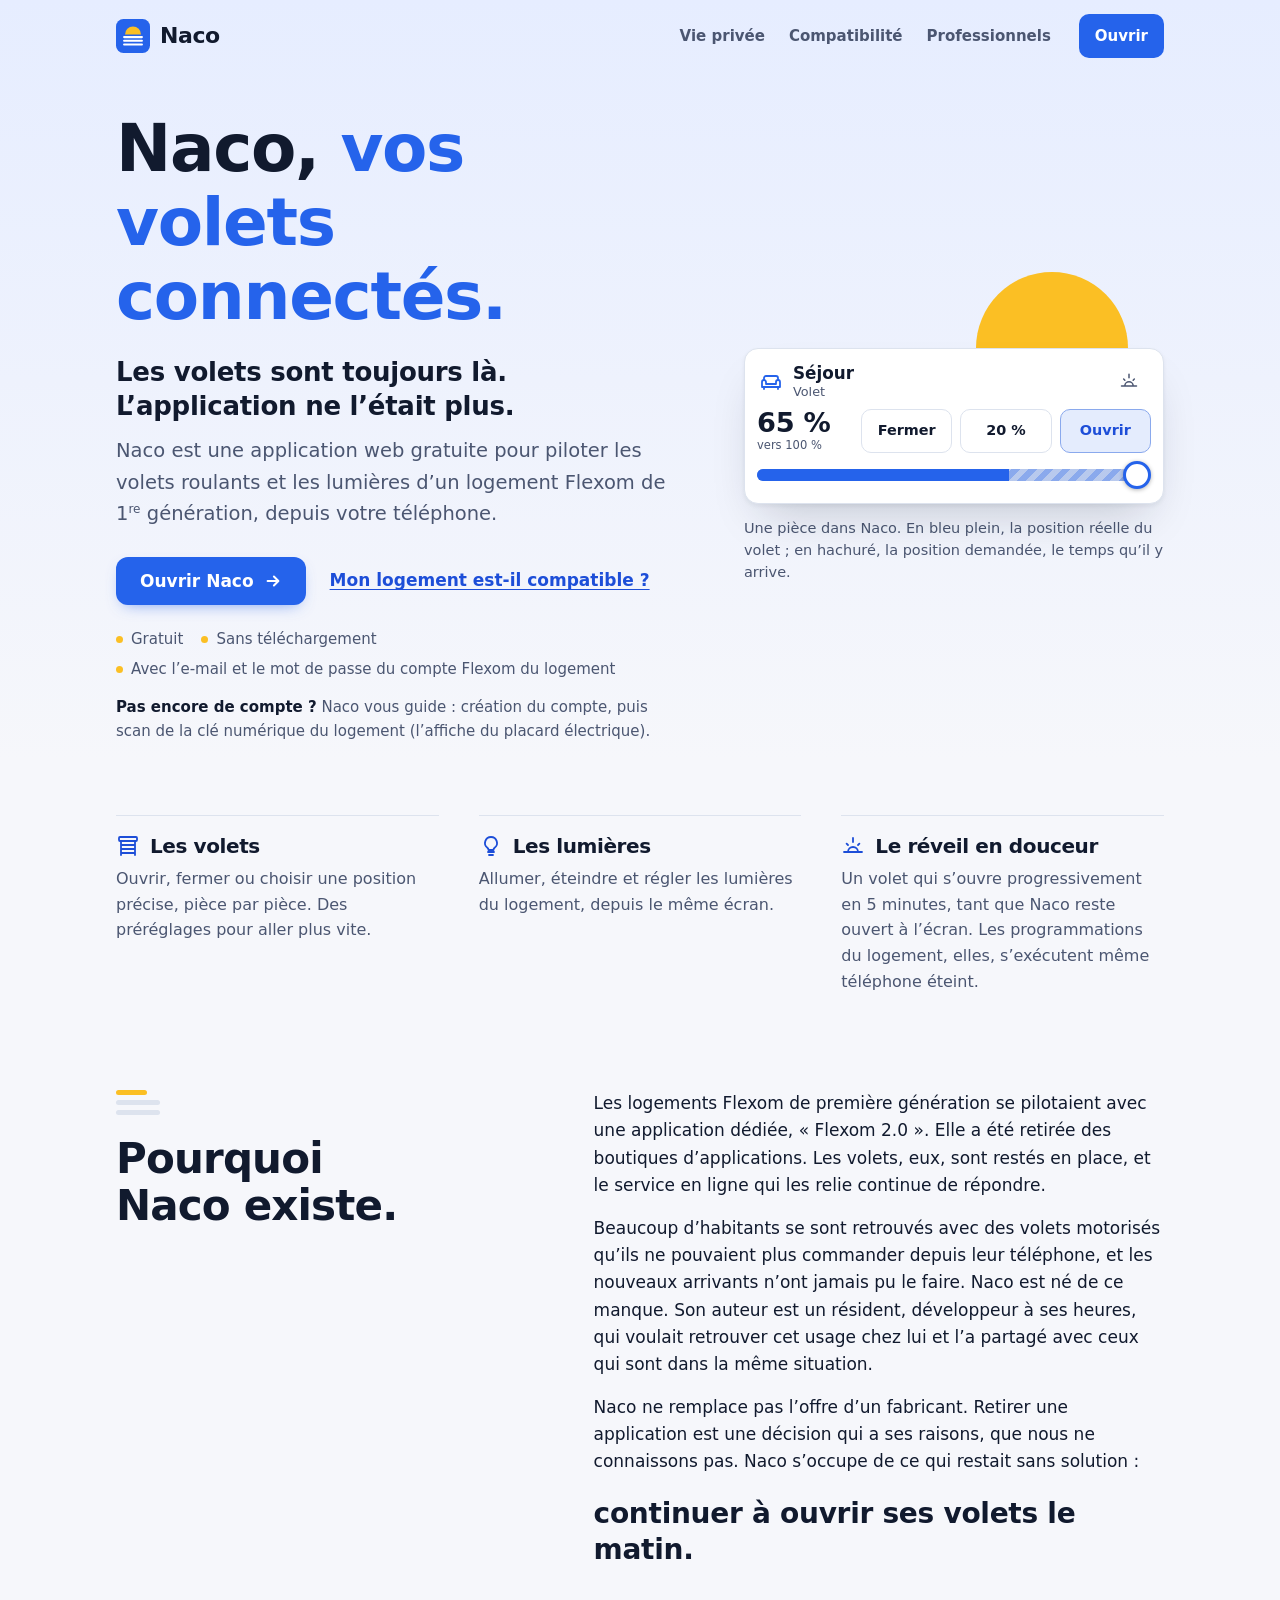
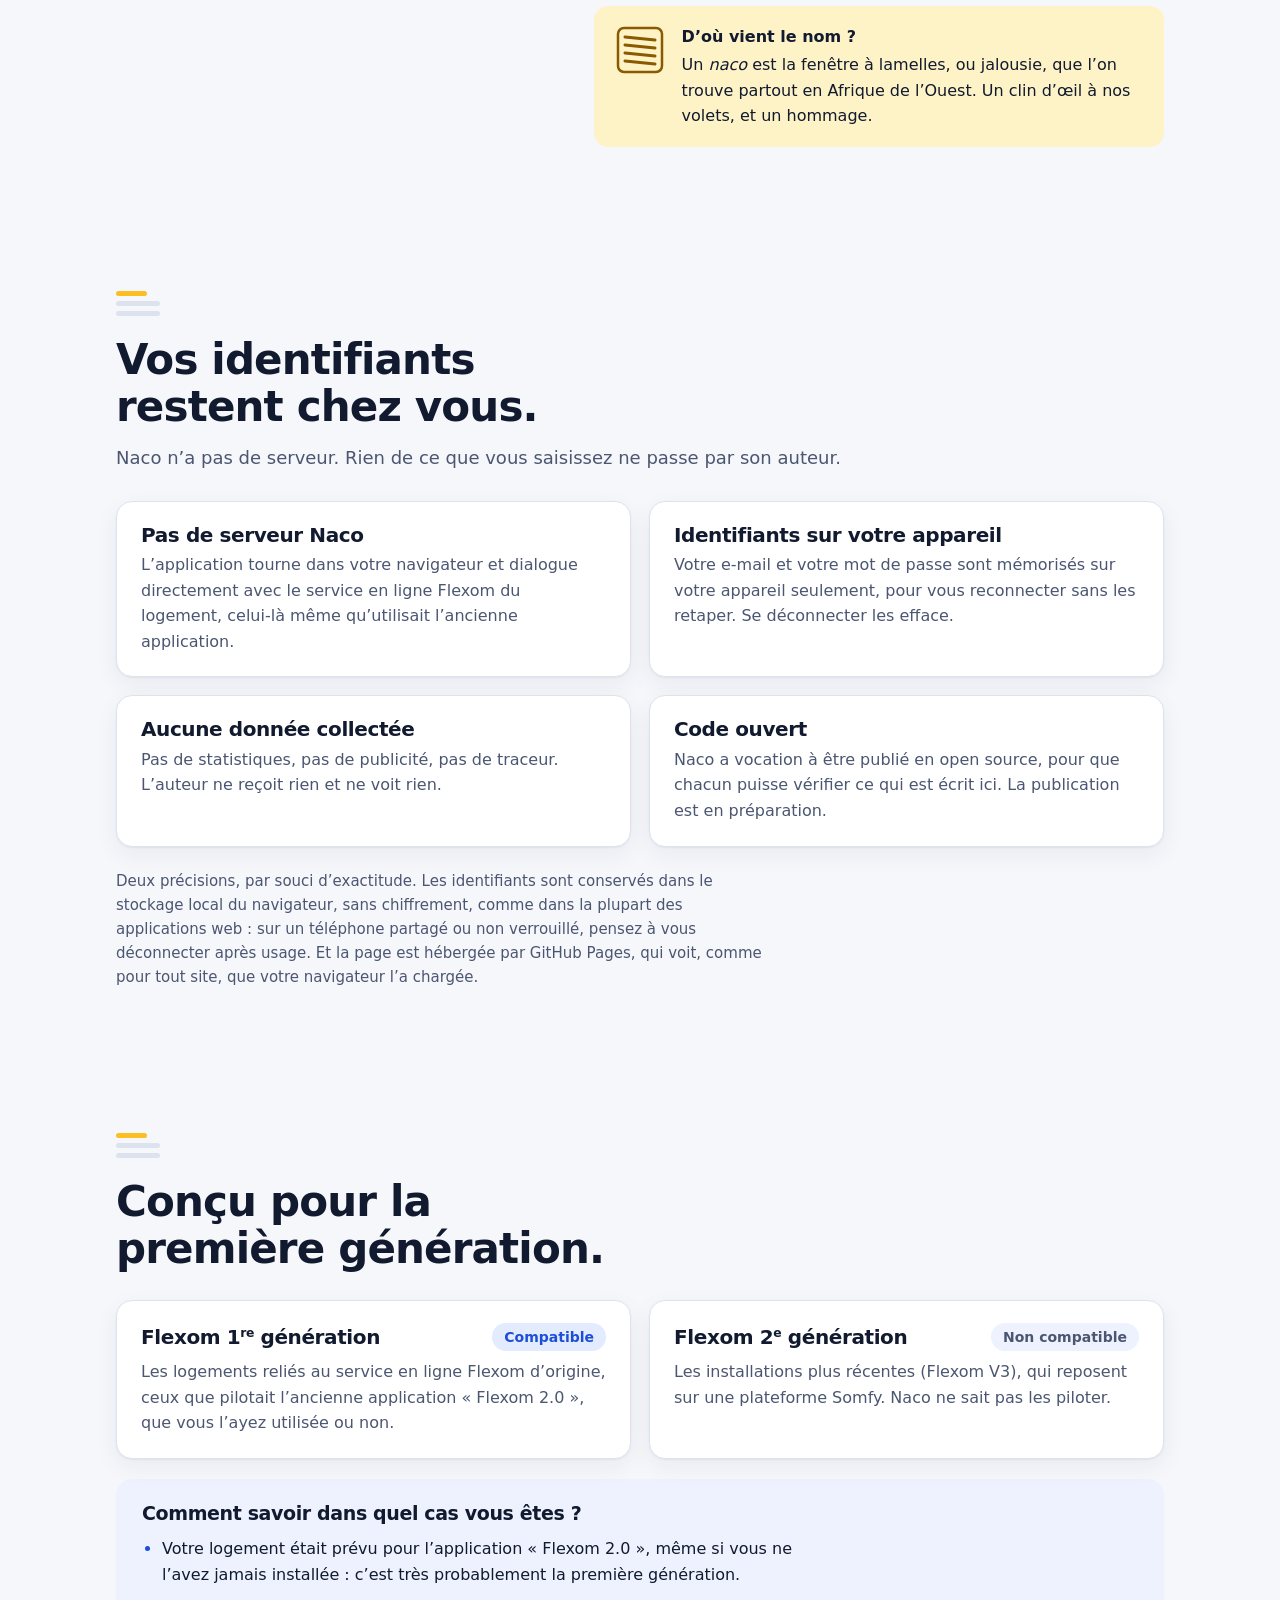
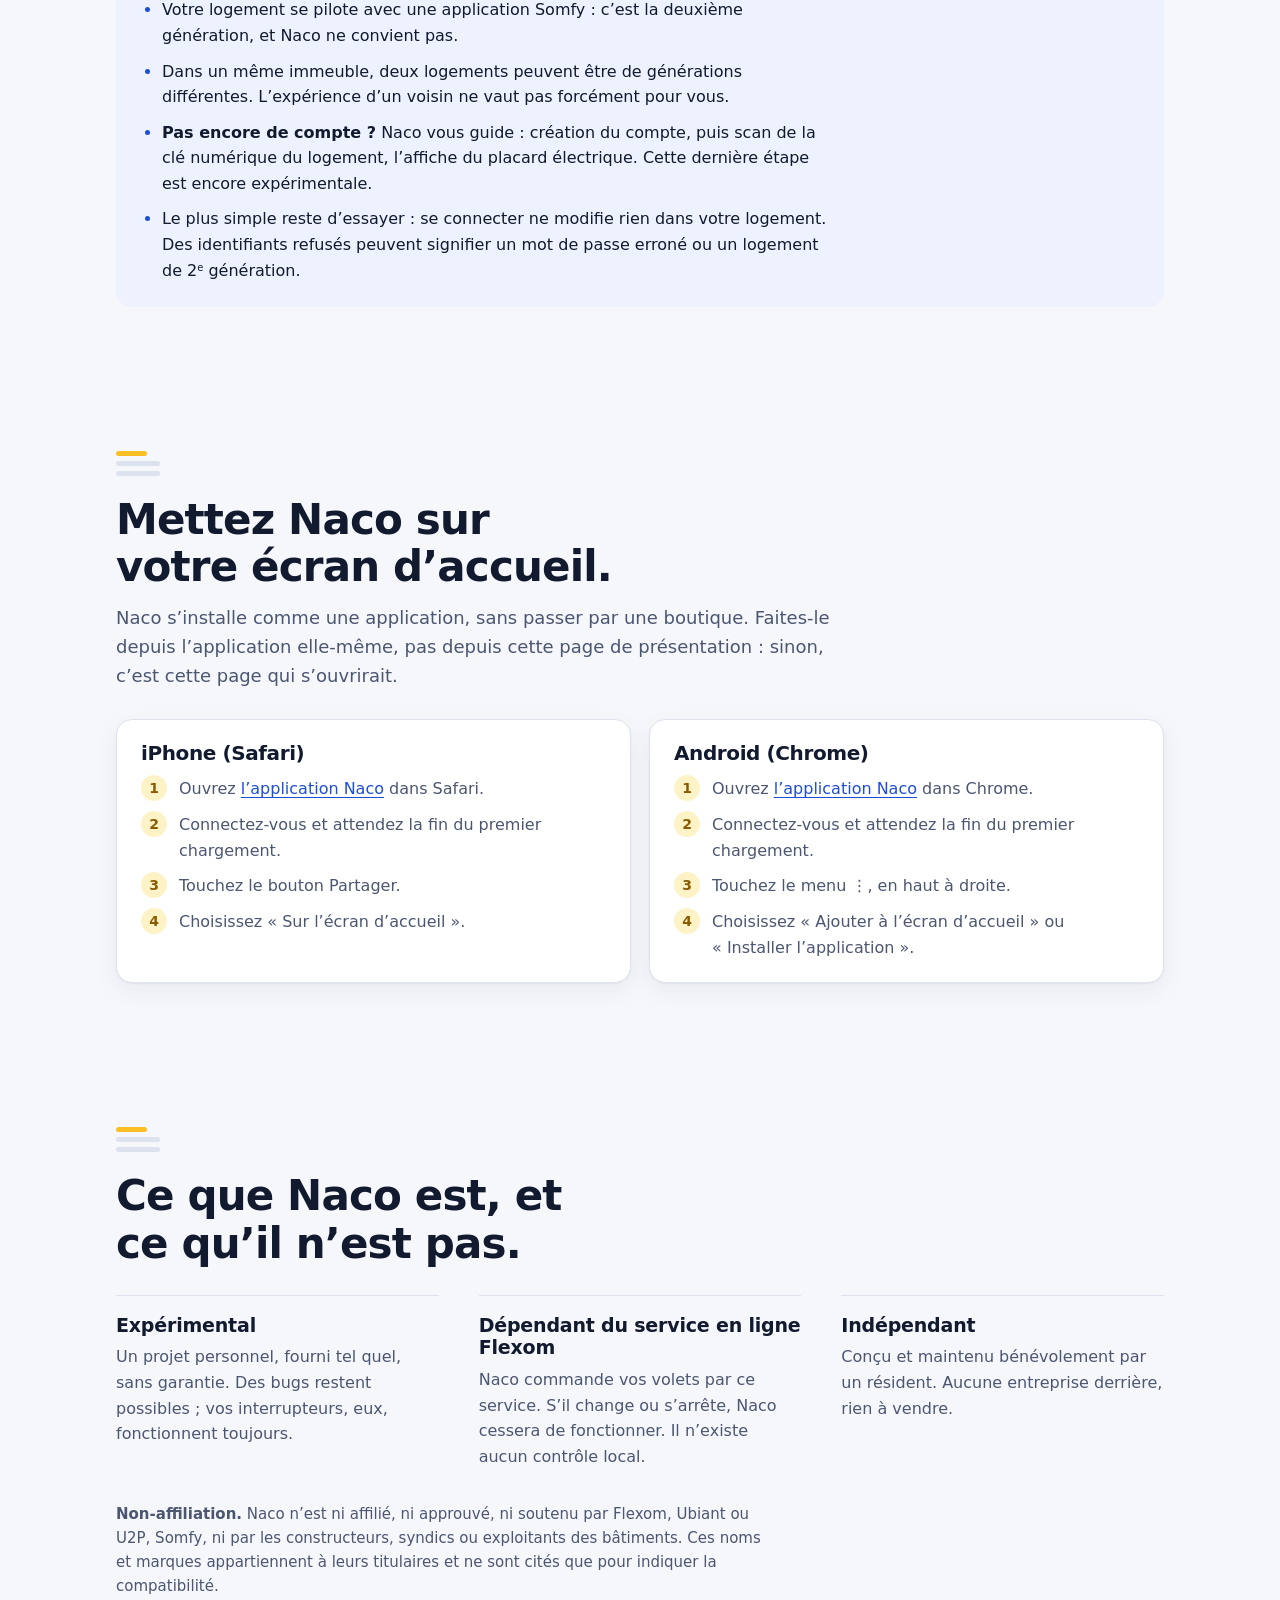
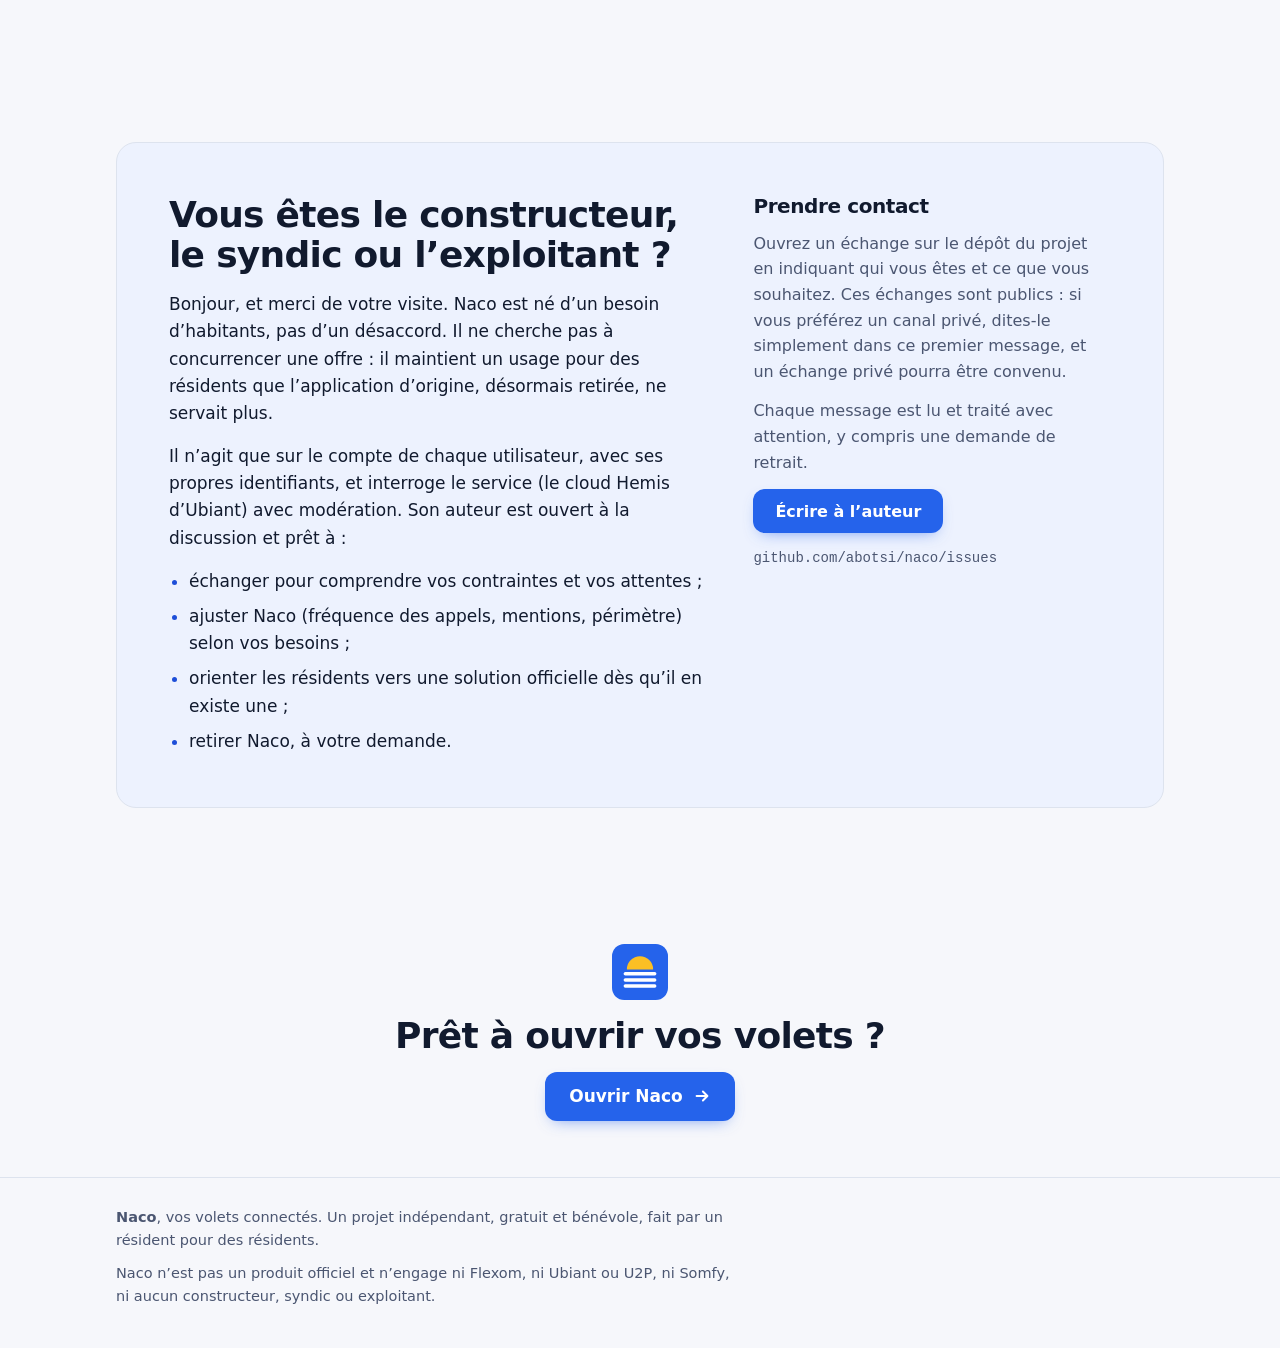
<file: presentation/index.html>
<!doctype html>
<html lang="fr">
<head>
<meta charset="utf-8">
<meta name="viewport" content="width=device-width, initial-scale=1, viewport-fit=cover">
<title>Naco, vos volets connectés</title>
<meta name="description" content="Naco est une application web gratuite pour piloter les volets roulants et les lumières d’un logement Flexom de première génération depuis son téléphone. Sans serveur, sans traceur, indépendante.">
<meta name="color-scheme" content="light dark">
<meta name="theme-color" content="#e6edff" media="(prefers-color-scheme: light)">
<meta name="theme-color" content="#121c3a" media="(prefers-color-scheme: dark)">
<link rel="canonical" href="https://abotsi.github.io/naco/presentation/">
<link rel="icon" href="../icon.svg" type="image/svg+xml">
<link rel="apple-touch-icon" href="../apple-touch-icon.png">
<meta property="og:type" content="website">
<meta property="og:locale" content="fr_FR">
<meta property="og:site_name" content="Naco">
<meta property="og:title" content="Naco, vos volets connectés">
<meta property="og:description" content="Piloter les volets et les lumières d’un logement Flexom de première génération depuis son téléphone. Gratuit, sans téléchargement, indépendant.">
<meta property="og:url" content="https://abotsi.github.io/naco/presentation/">
<meta property="og:image" content="https://abotsi.github.io/naco/icon-512.png">
<style>
/* Page autonome : aucune ressource externe (pas de police distante, pas de script). */
:root {
  --bg: #f6f7fb;
  --surface: #ffffff;
  --band: #edf2fe;
  --ink: #111a2e;
  --muted: #4b5671;
  --line: #dde3ee;
  --blue: #2563eb;
  --blue-ink: #1d4ed8;
  --blue-soft: #e3ebff;
  --amber: #fbbf24;
  --amber-soft: #fef3c7;
  --amber-ink: #8a5a00;
  --link: #1d4ed8;
  --accent: #2563eb;
  --focus: #1d4ed8;
  --dawn-top: #e6edff;
  --shadow: 0 1px 2px rgba(17, 26, 46, 0.05), 0 8px 24px rgba(17, 26, 46, 0.06);
  --demo-shadow: 0 2px 4px rgba(17, 26, 46, 0.06), 0 24px 48px -18px rgba(17, 26, 46, 0.22);
  --font-display: ui-rounded, "SF Pro Rounded", "Segoe UI Variable Display", system-ui, -apple-system, "Segoe UI", Roboto, sans-serif;
  --font-body: system-ui, -apple-system, "Segoe UI", Roboto, "Helvetica Neue", sans-serif;
  --gutter: max(16px, env(safe-area-inset-left, 0px));
  --gutter-r: max(16px, env(safe-area-inset-right, 0px));
  --measure: 68ch;
}
@media (prefers-color-scheme: dark) {
  :root {
    --bg: #0b1020;
    --surface: #131a2e;
    --band: #141d36;
    --ink: #e8ecf5;
    --muted: #a3adc4;
    --line: #253049;
    --blue-soft: #1a2750;
    --amber-soft: #352a0e;
    --amber-ink: #fcd34d;
    --link: #93b4ff;
    --accent: #7fa3ff;
    --focus: #fbbf24;
    --dawn-top: #121c3a;
    --shadow: 0 1px 2px rgba(0, 0, 0, 0.3), 0 8px 24px rgba(0, 0, 0, 0.25);
    --demo-shadow: 0 2px 4px rgba(0, 0, 0, 0.35), 0 24px 48px -18px rgba(0, 0, 0, 0.6);
  }
}

*, *::before, *::after { box-sizing: border-box; }
html { -webkit-text-size-adjust: 100%; scroll-behavior: smooth; }
@media (prefers-reduced-motion: reduce) { html { scroll-behavior: auto; } }
body {
  margin: 0;
  background: linear-gradient(to bottom, var(--dawn-top), var(--bg) 760px) no-repeat, var(--bg);
  background-color: var(--bg);
  color: var(--ink);
  font-family: var(--font-body);
  font-size: 17px;
  line-height: 1.6;
  overflow-wrap: break-word;
}
::selection { background: color-mix(in srgb, var(--blue) 28%, transparent); }
.wrap { max-width: 1080px; margin-inline: auto; padding-left: var(--gutter); padding-right: var(--gutter-r); }
a { color: var(--link); text-underline-offset: 3px; text-decoration-thickness: 1px; }
a:hover { text-decoration-thickness: 2px; }
:focus-visible { outline: 3px solid var(--focus); outline-offset: 3px; border-radius: 6px; }
h1, h2, h3 { font-family: var(--font-display); line-height: 1.12; letter-spacing: -0.02em; margin: 0; text-wrap: balance; }
p { margin: 0; }
ul, ol { margin: 0; }
sup { font-size: 0.62em; line-height: 0; vertical-align: 0.55em; }
strong { font-weight: 650; }
.sr-only { position: absolute; width: 1px; height: 1px; padding: 0; margin: -1px; overflow: hidden; clip: rect(0 0 0 0); white-space: nowrap; border: 0; }

.skip { position: absolute; left: -9999px; top: 8px; background: var(--surface); color: var(--ink); padding: 10px 14px; border-radius: 8px; z-index: 10; }
.skip:focus { left: 16px; }

/* Boutons */
.btn {
  display: inline-flex; align-items: center; justify-content: center; gap: 10px;
  min-height: 44px;
  background: var(--blue); color: #fff;
  font: 650 17px/1.2 var(--font-body);
  padding: 14px 24px; border-radius: 12px; text-decoration: none;
  box-shadow: 0 6px 16px -8px rgba(37, 99, 235, 0.7);
  transition: background-color .15s ease, transform .15s ease;
}
.btn:hover { background: var(--blue-ink); }
.btn:active { transform: translateY(1px); }
.btn svg { width: 18px; height: 18px; flex: none; }
.btn.small { font-size: 15px; padding: 0 16px; box-shadow: none; border-radius: 10px; }

/* En-tête */
.top { display: flex; flex-wrap: wrap; align-items: center; gap: 4px 28px; padding-block: 14px; }
.brand { display: inline-flex; align-items: center; gap: 10px; min-height: 44px; margin-right: auto; color: var(--ink); text-decoration: none; font: 750 22px/1 var(--font-display); letter-spacing: -0.02em; }
.brand svg { width: 34px; height: 34px; flex: none; }
.sections { display: flex; align-items: center; gap: 0 24px; font-size: 15px; font-weight: 550; }
.sections a { display: inline-flex; align-items: center; min-height: 44px; color: var(--muted); text-decoration: none; }
.sections a:hover { color: var(--ink); text-decoration: underline; }

/* Hero */
.hero { display: grid; grid-template-columns: minmax(0, 1.15fr) minmax(0, 0.85fr); column-gap: 56px; align-content: start; padding-block: 40px 64px; }
.hero > * { grid-column: 1; }
.hero > .demo { grid-column: 2; grid-row: 1 / span 6; align-self: center; }
.hero h1 { font-size: clamp(40px, 6.2vw, 66px); font-weight: 780; }
.hero h1 .accent { color: var(--accent); }
.sub { margin-top: 22px; font: 650 clamp(21px, 2.4vw, 26px)/1.3 var(--font-display); letter-spacing: -0.01em; color: var(--ink); max-width: 24em; text-wrap: balance; }
.lead { font-size: clamp(17.5px, 1.9vw, 19.5px); color: var(--muted); max-width: 34em; }
.hero .lead { margin-top: 12px; }
.cta-row { display: flex; flex-wrap: wrap; align-items: center; gap: 12px 24px; margin-top: 28px; }
.cta-row .link { display: inline-flex; align-items: center; min-height: 44px; font-weight: 550; }
.reassure { display: flex; flex-wrap: wrap; gap: 6px 18px; margin: 22px 0 0; padding: 0; list-style: none; font-size: 15px; color: var(--muted); }
.reassure li { display: inline-flex; align-items: center; gap: 8px; }
.reassure li::before { content: ""; width: 7px; height: 7px; border-radius: 50%; background: var(--amber); flex: none; }
.no-account { margin-top: 14px; font-size: 15px; color: var(--muted); max-width: 40em; }
.no-account strong { color: var(--ink); }

/* Aperçu d’une carte de pièce, fidèle à l’application (illustration). */
.demo { position: relative; margin: 0; padding-top: 76px; justify-self: end; width: min(100%, 420px); }
.demo .sun {
  position: absolute; top: 0; right: 36px; width: 152px; aspect-ratio: 1; border-radius: 50%;
  background: var(--amber);
  animation: rise 2.2s cubic-bezier(.16, 1, .3, 1) .2s both;
}
@keyframes rise { from { transform: translateY(76px); } to { transform: translateY(0); } }
@media (prefers-reduced-motion: reduce) { .demo .sun { animation: none; } }
.zone {
  position: relative; z-index: 1;
  background: var(--surface); border: 1px solid var(--line); border-radius: 14px;
  padding: 10px 12px 6px; box-shadow: var(--demo-shadow);
  font-family: var(--font-body); line-height: 1.2;
}
.z-head { display: flex; align-items: center; gap: 10px; min-height: 44px; }
.z-ico { width: 24px; height: 24px; flex: none; color: var(--blue); margin-left: 2px; }
.z-title { flex: 1; min-width: 0; display: grid; gap: 1px; }
.z-name { font-size: 1.05rem; font-weight: 650; color: var(--ink); }
.z-kind { font-size: 0.8rem; color: var(--muted); }
.z-act { width: 44px; height: 44px; display: grid; place-items: center; color: var(--muted); flex: none; }
.z-act svg { width: 20px; height: 20px; }
.z-row { display: flex; align-items: center; gap: 12px; min-height: 44px; margin-top: 6px; }
.z-val { flex: none; width: 92px; display: grid; gap: 2px; }
.z-value { font-size: 1.7rem; font-weight: 700; line-height: 1.05; letter-spacing: -0.01em; font-variant-numeric: tabular-nums; color: var(--ink); }
.z-status { font-size: 0.72rem; color: var(--muted); }
.z-presets { flex: 1; display: flex; gap: 8px; }
.z-preset {
  flex: 1 1 0; min-width: 0; min-height: 44px; display: grid; place-items: center;
  border: 1px solid var(--line); border-radius: 10px; background: var(--surface);
  font-size: 0.9rem; font-weight: 600; color: var(--ink); white-space: nowrap;
}
.z-preset.is-on {
  background: color-mix(in srgb, var(--blue) 12%, transparent);
  border-color: color-mix(in srgb, var(--blue) 45%, var(--line));
  color: var(--link);
}
.z-track { --thumb: 28px; position: relative; height: 44px; }
.z-bar { position: absolute; left: 0; right: 0; top: 50%; height: 12px; transform: translateY(-50%); border-radius: 6px; background: var(--line); overflow: hidden; }
.z-bar i { position: absolute; left: 0; top: 0; bottom: 0; }
.z-real { width: calc(var(--thumb) / 2 + (100% - var(--thumb)) * var(--real) / 100); background: var(--blue); }
.z-target {
  width: calc(var(--thumb) / 2 + (100% - var(--thumb)) * var(--target) / 100);
  background: repeating-linear-gradient(135deg,
    color-mix(in srgb, var(--blue) 45%, transparent) 0 6px,
    color-mix(in srgb, var(--blue) 20%, transparent) 6px 12px);
}
.z-thumb {
  position: absolute; top: 50%; left: calc((100% - var(--thumb)) * var(--target) / 100);
  width: var(--thumb); height: var(--thumb); transform: translateY(-50%);
  border-radius: 50%; border: 3px solid var(--blue); background: var(--surface);
  box-shadow: 0 1px 4px rgba(0, 0, 0, 0.3);
}
.demo figcaption { margin-top: 14px; font-size: 14.5px; line-height: 1.5; color: var(--muted); }

/* Ce que permet Naco : trois usages, sans cartes */
.uses { padding-block: 8px 24px; }
.uses ul { display: grid; grid-template-columns: repeat(3, minmax(0, 1fr)); gap: 24px 40px; padding: 0; list-style: none; }
.uses li { border-top: 1px solid var(--line); padding-top: 18px; display: grid; gap: 8px; align-content: start; }
.uses h3 { display: flex; align-items: center; gap: 10px; font-size: 20px; }
.uses h3 svg { width: 24px; height: 24px; flex: none; color: var(--link); }
.uses p { font-size: 16px; color: var(--muted); max-width: 34em; }

/* Séparateur : trois lamelles, comme l’icône (dans le titre, masqué aux lecteurs d’écran) */
.slats { display: grid; gap: 5px; width: 44px; margin: 0 0 20px; }
.slats i { display: block; height: 5px; border-radius: 3px; background: var(--line); }
.slats i:first-child { background: var(--amber); width: 70%; }

/* Sections */
section { padding-block: 72px; scroll-margin-top: 12px; }
.card { background: var(--surface); border: 1px solid var(--line); border-radius: 16px; padding: 22px 24px; box-shadow: var(--shadow); }
.card h3 { font-size: 20px; }
.card p, .card li { font-size: 16px; color: var(--muted); }
.card h3 + p { margin-top: 6px; }
.sec-head { display: grid; gap: 14px; margin-bottom: 28px; max-width: 44em; }
.sec-head h2 { font-size: clamp(28px, 4vw, 42px); font-weight: 750; }
.sec-head .lead { font-size: 18px; max-width: var(--measure); }
.prose { display: grid; gap: 16px; max-width: var(--measure); }
.split { display: grid; grid-template-columns: minmax(0, 0.85fr) minmax(0, 1.15fr); gap: 56px; align-items: start; }

/* Raison d’être */
.quote { font: 650 clamp(22px, 2.8vw, 28px)/1.3 var(--font-display); letter-spacing: -0.01em; color: var(--ink); margin-top: 4px; }
.name-card { margin-top: 22px; display: grid; grid-template-columns: 52px minmax(0, 1fr); gap: 16px; align-items: start; background: var(--amber-soft); border-radius: 14px; padding: 18px 20px; }
.name-card svg { width: 52px; height: 52px; color: var(--amber-ink); }
.name-card p { font-size: 16px; }
.name-card strong { display: block; margin-bottom: 2px; }

/* Confiance */
.trust { display: grid; grid-template-columns: repeat(2, minmax(0, 1fr)); gap: 18px; }
.fine { margin-top: 22px; font-size: 15px; color: var(--muted); max-width: var(--measure); }

/* Compatibilité */
.compat { display: grid; grid-template-columns: repeat(2, minmax(0, 1fr)); gap: 18px; margin-bottom: 20px; }
.compat-head { display: flex; flex-wrap: wrap; align-items: center; justify-content: space-between; gap: 8px 12px; margin-bottom: 8px; }
.tag { display: inline-flex; align-items: center; font-size: 14px; font-weight: 650; padding: 3px 12px; border-radius: 999px; white-space: nowrap; }
.tag.yes { background: var(--blue-soft); color: var(--link); }
.tag.no { background: var(--band); color: var(--muted); }
.howto { background: var(--band); border-radius: 16px; padding: 24px 26px; }
.howto h3 { font-size: 19px; margin-bottom: 12px; }
.howto ul { padding-left: 20px; display: grid; gap: 10px; font-size: 16px; max-width: var(--measure); }
.howto li::marker { color: var(--link); }
.howto strong { color: var(--ink); }

/* Installer */
.steps { display: grid; grid-template-columns: repeat(2, minmax(0, 1fr)); gap: 18px; }
.steps .card { display: grid; gap: 12px; align-content: start; }
.steps ol { padding-left: 0; list-style: none; counter-reset: s; display: grid; gap: 10px; }
.steps li { counter-increment: s; display: grid; grid-template-columns: 28px minmax(0, 1fr); gap: 10px; align-items: baseline; }
.steps li::before { content: counter(s); display: grid; place-items: center; width: 26px; height: 26px; border-radius: 50%; background: var(--amber-soft); color: var(--amber-ink); font: 700 14px/1 var(--font-body); transform: translateY(-1px); }

/* Franchise : trois limites, sans cartes */
.limits { display: grid; grid-template-columns: repeat(3, minmax(0, 1fr)); gap: 24px 40px; padding: 0; list-style: none; }
.limits li { border-top: 1px solid var(--line); padding-top: 18px; }
.limits strong { display: block; font: 700 19px/1.2 var(--font-display); letter-spacing: -0.01em; color: var(--ink); margin-bottom: 8px; }
.limits p { font-size: 16px; color: var(--muted); }
.disclaimer { margin-top: 32px; font-size: 15px; color: var(--muted); max-width: var(--measure); }

/* Encart professionnels */
.official { background: var(--band); border: 1px solid var(--line); border-radius: 20px; padding: clamp(24px, 4.5vw, 52px); display: grid; grid-template-columns: minmax(0, 1.2fr) minmax(0, 0.8fr); gap: 48px; align-items: start; }
.official h2 { font-size: clamp(26px, 3.4vw, 36px); font-weight: 750; }
.official ul { padding-left: 20px; display: grid; gap: 8px; }
.official li::marker { color: var(--link); }
.contact { display: grid; gap: 14px; }
.contact h3 { font-size: 20px; }
.contact p { font-size: 16px; color: var(--muted); }
.contact .btn { justify-self: start; font-size: 16px; padding: 12px 22px; }
.contact code { font-size: 14px; color: var(--muted); overflow-wrap: anywhere; }

/* Fin de page */
.closing { text-align: center; padding-block: 64px 56px; display: grid; justify-items: center; gap: 16px; }
.closing h2 { font-size: clamp(26px, 3.6vw, 36px); font-weight: 750; }
footer { border-top: 1px solid var(--line); padding-block: 28px 40px; font-size: 14.5px; color: var(--muted); }
footer .wrap { display: grid; gap: 10px; }
footer p { max-width: var(--measure); }

@media (max-width: 860px) {
  .sections { order: 3; flex-basis: 100%; gap: 0 18px; border-top: 1px solid var(--line); }
  .hero, .split, .official { grid-template-columns: minmax(0, 1fr); }
  .hero { padding-block: 20px 48px; }
  .hero > .demo { grid-column: 1; grid-row: auto; justify-self: start; width: min(100%, 420px); padding-top: 52px; margin-top: 20px; }
  .demo .sun { width: 104px; right: 28px; }
  @keyframes rise { from { transform: translateY(52px); } to { transform: translateY(0); } }
  .uses ul, .trust, .compat, .steps, .limits { grid-template-columns: minmax(0, 1fr); }
  .split { gap: 20px; }
  .split .sec-head { margin-bottom: 0; }
  .official { gap: 28px; }
  .contact { border-top: 1px solid var(--line); padding-top: 24px; }
  section { padding-block: 52px; }
}
@media (max-width: 480px) {
  body { font-size: 16.5px; }
  .sections { gap: 0 16px; font-size: 14.5px; }
  .cta-row .btn { width: 100%; }
  .cta-row { gap: 8px; }
  .card { padding: 20px; }
  .howto { padding: 20px; }
  .z-val { width: 80px; }
}
</style>
</head>
<body>
<a class="skip" href="#contenu">Aller au contenu</a>

<div class="wrap">
  <header class="top">
    <a class="brand" href="#contenu" aria-label="Naco, haut de la page">
      <svg viewBox="0 0 512 512" aria-hidden="true"><rect width="512" height="512" rx="112" fill="#2563eb"/><path d="M136 232a120 120 0 0 1 240 0z" fill="#fbbf24"/><g fill="#fff"><rect x="106" y="256" width="300" height="32" rx="16"/><rect x="106" y="312" width="300" height="32" rx="16"/><rect x="106" y="368" width="300" height="32" rx="16"/></g></svg>
      Naco
    </a>
    <nav class="sections" aria-label="Sections de la page">
      <a href="#confiance">Vie privée</a>
      <a href="#compatibilite">Compatibilité</a>
      <a href="#professionnels">Professionnels</a>
    </nav>
    <a class="btn small" href="../">Ouvrir</a>
  </header>
</div>

<main id="contenu">
  <div class="wrap">
    <div class="hero">
      <h1>Naco, <span class="accent">vos volets connectés.</span></h1>
      <p class="sub">Les volets sont toujours là. L’application ne l’était plus.</p>
      <p class="lead">Naco est une application web gratuite pour piloter les volets roulants et les lumières d’un logement Flexom de 1<sup>re</sup>&nbsp;génération, depuis votre téléphone.</p>
      <div class="cta-row">
        <a class="btn" href="../">Ouvrir Naco
          <svg viewBox="0 0 20 20" fill="none" stroke="currentColor" stroke-width="2.2" stroke-linecap="round" stroke-linejoin="round" aria-hidden="true"><path d="M4 10h11M11 5l5 5-5 5"/></svg>
        </a>
        <a class="link" href="#compatibilite">Mon logement est-il compatible&nbsp;?</a>
      </div>
      <figure class="demo">
        <div class="sun" aria-hidden="true"></div>
        <div class="zone" role="img" aria-label="Aperçu de Naco : la pièce Séjour, volet ouvert à 65 %, en train de s’ouvrir vers 100 %.">
          <div class="z-head">
            <svg class="z-ico" viewBox="0 0 24 24" fill="none" stroke="currentColor" stroke-width="1.8" stroke-linecap="round" stroke-linejoin="round"><path d="M5 11V9a2 2 0 0 1 2-2h10a2 2 0 0 1 2 2v2"/><path d="M3 13a2 2 0 0 1 4 0v2h10v-2a2 2 0 0 1 4 0v5H3z"/><path d="M5 18v2M19 18v2"/></svg>
            <div class="z-title"><span class="z-name">Séjour</span><span class="z-kind">Volet</span></div>
            <span class="z-act"><svg viewBox="0 0 24 24" fill="none" stroke="currentColor" stroke-width="1.8" stroke-linecap="round" stroke-linejoin="round"><path d="M3 18h18M7 18a5 5 0 0 1 10 0M12 4v4M5.6 9.6l1.4 1.4M18.4 9.6 17 11"/></svg></span>
          </div>
          <div class="z-row">
            <div class="z-val"><span class="z-value">65&nbsp;%</span><span class="z-status">vers 100&nbsp;%</span></div>
            <div class="z-presets"><span class="z-preset">Fermer</span><span class="z-preset">20&nbsp;%</span><span class="z-preset is-on">Ouvrir</span></div>
          </div>
          <div class="z-track" style="--real: 65; --target: 100;"><div class="z-bar"><i class="z-target"></i><i class="z-real"></i></div><i class="z-thumb"></i></div>
        </div>
        <figcaption>Une pièce dans Naco. En bleu plein, la position réelle du volet&nbsp;; en hachuré, la position demandée, le temps qu’il y arrive.</figcaption>
      </figure>
      <ul class="reassure" aria-label="En bref">
        <li>Gratuit</li>
        <li>Sans téléchargement</li>
        <li>Avec l’e-mail et le mot de passe du compte Flexom du logement</li>
      </ul>
      <p class="no-account"><strong>Pas encore de compte&nbsp;?</strong> Naco vous guide&nbsp;: création du compte, puis scan de la clé numérique du logement (l’affiche du placard électrique).</p>
    </div>
  </div>

  <div class="wrap">
    <section class="uses" aria-labelledby="t-uses">
      <h2 id="t-uses" class="sr-only">Ce que permet Naco</h2>
      <ul>
        <li>
          <h3><svg viewBox="0 0 24 24" fill="none" stroke="currentColor" stroke-width="1.8" stroke-linecap="round" stroke-linejoin="round" aria-hidden="true"><rect x="3" y="3" width="18" height="4" rx="1"/><path d="M5 7v14M19 7v14M5 11h14M5 15h14M5 19h14"/></svg>Les volets</h3>
          <p>Ouvrir, fermer ou choisir une position précise, pièce par pièce. Des préréglages pour aller plus vite.</p>
        </li>
        <li>
          <h3><svg viewBox="0 0 24 24" fill="none" stroke="currentColor" stroke-width="1.8" stroke-linecap="round" stroke-linejoin="round" aria-hidden="true"><path d="M9 18h6M10 21h4M12 3a6 6 0 0 0-3.6 10.8c.6.5 1.1 1.3 1.1 2.2h5c0-.9.5-1.7 1.1-2.2A6 6 0 0 0 12 3z"/></svg>Les lumières</h3>
          <p>Allumer, éteindre et régler les lumières du logement, depuis le même écran.</p>
        </li>
        <li>
          <h3><svg viewBox="0 0 24 24" fill="none" stroke="currentColor" stroke-width="1.8" stroke-linecap="round" stroke-linejoin="round" aria-hidden="true"><path d="M3 18h18M7 18a5 5 0 0 1 10 0M12 4v4M5.6 9.6l1.4 1.4M18.4 9.6 17 11"/></svg>Le réveil en douceur</h3>
          <p>Un volet qui s’ouvre progressivement en 5 minutes, tant que Naco reste ouvert à l’écran. Les programmations du logement, elles, s’exécutent même téléphone éteint.</p>
        </li>
      </ul>
    </section>

    <section id="origine" aria-labelledby="t-origine">
      <div class="split">
        <div class="sec-head">
          <h2 id="t-origine"><span class="slats" aria-hidden="true"><i></i><i></i><i></i></span>Pourquoi Naco existe.</h2>
        </div>
        <div class="prose">
          <p>Les logements Flexom de première génération se pilotaient avec une application dédiée, «&nbsp;Flexom&nbsp;2.0&nbsp;». Elle a été retirée des boutiques d’applications. Les volets, eux, sont restés en place, et le service en ligne qui les relie continue de répondre.</p>
          <p>Beaucoup d’habitants se sont retrouvés avec des volets motorisés qu’ils ne pouvaient plus commander depuis leur téléphone, et les nouveaux arrivants n’ont jamais pu le faire. Naco est né de ce manque. Son auteur est un résident, développeur à ses heures, qui voulait retrouver cet usage chez lui et l’a partagé avec ceux qui sont dans la même situation.</p>
          <p>Naco ne remplace pas l’offre d’un fabricant. Retirer une application est une décision qui a ses raisons, que nous ne connaissons pas. Naco s’occupe de ce qui restait sans solution&nbsp;:</p>
          <p class="quote">continuer à ouvrir ses volets le matin.</p>
          <div class="name-card">
            <svg viewBox="0 0 52 52" aria-hidden="true"><rect x="4" y="4" width="44" height="44" rx="6" fill="none" stroke="currentColor" stroke-width="2.5"/><g stroke="currentColor" stroke-width="3" stroke-linecap="round"><path d="M11 13l30 3M11 21l30 3M11 29l30 3M11 37l30 3"/></g></svg>
            <p><strong>D’où vient le nom&nbsp;?</strong>Un <em>naco</em> est la fenêtre à lamelles, ou jalousie, que l’on trouve partout en Afrique de l’Ouest. Un clin d’œil à nos volets, et un hommage.</p>
          </div>
        </div>
      </div>
    </section>

    <section id="confiance" aria-labelledby="t-confiance">
      <div class="sec-head">
        <h2 id="t-confiance"><span class="slats" aria-hidden="true"><i></i><i></i><i></i></span>Vos identifiants restent chez vous.</h2>
        <p class="lead">Naco n’a pas de serveur. Rien de ce que vous saisissez ne passe par son auteur.</p>
      </div>
      <div class="trust">
        <div class="card"><h3>Pas de serveur Naco</h3><p>L’application tourne dans votre navigateur et dialogue directement avec le service en ligne Flexom du logement, celui-là même qu’utilisait l’ancienne application.</p></div>
        <div class="card"><h3>Identifiants sur votre appareil</h3><p>Votre e-mail et votre mot de passe sont mémorisés sur votre appareil seulement, pour vous reconnecter sans les retaper. Se déconnecter les efface.</p></div>
        <div class="card"><h3>Aucune donnée collectée</h3><p>Pas de statistiques, pas de publicité, pas de traceur. L’auteur ne reçoit rien et ne voit rien.</p></div>
        <div class="card"><h3>Code ouvert</h3><p>Naco a vocation à être publié en open source, pour que chacun puisse vérifier ce qui est écrit ici. La publication est en préparation.</p></div>
      </div>
      <p class="fine">Deux précisions, par souci d’exactitude. Les identifiants sont conservés dans le stockage local du navigateur, sans chiffrement, comme dans la plupart des applications web&nbsp;: sur un téléphone partagé ou non verrouillé, pensez à vous déconnecter après usage. Et la page est hébergée par GitHub Pages, qui voit, comme pour tout site, que votre navigateur l’a chargée.</p>
    </section>

    <section id="compatibilite" aria-labelledby="t-compat">
      <div class="sec-head">
        <h2 id="t-compat"><span class="slats" aria-hidden="true"><i></i><i></i><i></i></span>Conçu pour la première génération.</h2>
      </div>
      <div class="compat">
        <div class="card">
          <div class="compat-head"><h3>Flexom 1<sup>re</sup>&nbsp;génération</h3><span class="tag yes">Compatible</span></div>
          <p>Les logements reliés au service en ligne Flexom d’origine, ceux que pilotait l’ancienne application «&nbsp;Flexom&nbsp;2.0&nbsp;», que vous l’ayez utilisée ou non.</p>
        </div>
        <div class="card">
          <div class="compat-head"><h3>Flexom 2<sup>e</sup>&nbsp;génération</h3><span class="tag no">Non compatible</span></div>
          <p>Les installations plus récentes (Flexom&nbsp;V3), qui reposent sur une plateforme Somfy. Naco ne sait pas les piloter.</p>
        </div>
      </div>
      <div class="howto">
        <h3>Comment savoir dans quel cas vous êtes&nbsp;?</h3>
        <ul>
          <li>Votre logement était prévu pour l’application «&nbsp;Flexom&nbsp;2.0&nbsp;», même si vous ne l’avez jamais installée&nbsp;: c’est très probablement la première génération.</li>
          <li>Votre logement se pilote avec une application Somfy&nbsp;: c’est la deuxième génération, et Naco ne convient pas.</li>
          <li>Dans un même immeuble, deux logements peuvent être de générations différentes. L’expérience d’un voisin ne vaut pas forcément pour vous.</li>
          <li><strong>Pas encore de compte&nbsp;?</strong> Naco vous guide&nbsp;: création du compte, puis scan de la clé numérique du logement, l’affiche du placard électrique. Cette dernière étape est encore expérimentale.</li>
          <li>Le plus simple reste d’essayer&nbsp;: se connecter ne modifie rien dans votre logement. Des identifiants refusés peuvent signifier un mot de passe erroné ou un logement de 2<sup>e</sup>&nbsp;génération.</li>
        </ul>
      </div>
    </section>

    <section id="installer" aria-labelledby="t-installer">
      <div class="sec-head">
        <h2 id="t-installer"><span class="slats" aria-hidden="true"><i></i><i></i><i></i></span>Mettez Naco sur votre écran d’accueil.</h2>
        <p class="lead">Naco s’installe comme une application, sans passer par une boutique. Faites-le depuis l’application elle-même, pas depuis cette page de présentation&nbsp;: sinon, c’est cette page qui s’ouvrirait.</p>
      </div>
      <div class="steps">
        <div class="card">
          <h3>iPhone (Safari)</h3>
          <ol>
            <li><span>Ouvrez <a href="../">l’application Naco</a> dans Safari.</span></li>
            <li>Connectez-vous et attendez la fin du premier chargement.</li>
            <li>Touchez le bouton Partager.</li>
            <li>Choisissez «&nbsp;Sur l’écran d’accueil&nbsp;».</li>
          </ol>
        </div>
        <div class="card">
          <h3>Android (Chrome)</h3>
          <ol>
            <li><span>Ouvrez <a href="../">l’application Naco</a> dans Chrome.</span></li>
            <li>Connectez-vous et attendez la fin du premier chargement.</li>
            <li>Touchez le menu&nbsp;⋮, en haut à droite.</li>
            <li>Choisissez «&nbsp;Ajouter à l’écran d’accueil&nbsp;» ou «&nbsp;Installer l’application&nbsp;».</li>
          </ol>
        </div>
      </div>
    </section>

    <section id="limites" aria-labelledby="t-limites">
      <div class="sec-head">
        <h2 id="t-limites"><span class="slats" aria-hidden="true"><i></i><i></i><i></i></span>Ce que Naco est, et ce qu’il n’est pas.</h2>
      </div>
      <ul class="limits">
        <li><strong>Expérimental</strong><p>Un projet personnel, fourni tel quel, sans garantie. Des bugs restent possibles&nbsp;; vos interrupteurs, eux, fonctionnent toujours.</p></li>
        <li><strong>Dépendant du service en ligne Flexom</strong><p>Naco commande vos volets par ce service. S’il change ou s’arrête, Naco cessera de fonctionner. Il n’existe aucun contrôle local.</p></li>
        <li><strong>Indépendant</strong><p>Conçu et maintenu bénévolement par un résident. Aucune entreprise derrière, rien à vendre.</p></li>
      </ul>
      <p class="disclaimer"><strong>Non-affiliation.</strong> Naco n’est ni affilié, ni approuvé, ni soutenu par Flexom, Ubiant ou U2P, Somfy, ni par les constructeurs, syndics ou exploitants des bâtiments. Ces noms et marques appartiennent à leurs titulaires et ne sont cités que pour indiquer la compatibilité.</p>
    </section>

    <section id="professionnels" aria-labelledby="t-pro">
      <div class="official">
        <div class="prose">
          <h2 id="t-pro">Vous êtes le constructeur, le syndic ou l’exploitant&nbsp;?</h2>
          <p>Bonjour, et merci de votre visite. Naco est né d’un besoin d’habitants, pas d’un désaccord. Il ne cherche pas à concurrencer une offre&nbsp;: il maintient un usage pour des résidents que l’application d’origine, désormais retirée, ne servait plus.</p>
          <p>Il n’agit que sur le compte de chaque utilisateur, avec ses propres identifiants, et interroge le service (le cloud Hemis d’Ubiant) avec modération. Son auteur est ouvert à la discussion et prêt à&nbsp;:</p>
          <ul>
            <li>échanger pour comprendre vos contraintes et vos attentes&nbsp;;</li>
            <li>ajuster Naco (fréquence des appels, mentions, périmètre) selon vos besoins&nbsp;;</li>
            <li>orienter les résidents vers une solution officielle dès qu’il en existe une&nbsp;;</li>
            <li>retirer Naco, à votre demande.</li>
          </ul>
        </div>
        <div class="contact">
          <h3>Prendre contact</h3>
          <p>Ouvrez un échange sur le dépôt du projet en indiquant qui vous êtes et ce que vous souhaitez. Ces échanges sont publics&nbsp;: si vous préférez un canal privé, dites-le simplement dans ce premier message, et un échange privé pourra être convenu.</p>
          <p>Chaque message est lu et traité avec attention, y compris une demande de retrait.</p>
          <a class="btn" href="https://github.com/abotsi/naco/issues">Écrire à l’auteur</a>
          <code>github.com/abotsi/naco/issues</code>
        </div>
      </div>
    </section>

    <div class="closing">
      <svg viewBox="0 0 512 512" width="56" height="56" aria-hidden="true"><rect width="512" height="512" rx="112" fill="#2563eb"/><path d="M136 232a120 120 0 0 1 240 0z" fill="#fbbf24"/><g fill="#fff"><rect x="106" y="256" width="300" height="32" rx="16"/><rect x="106" y="312" width="300" height="32" rx="16"/><rect x="106" y="368" width="300" height="32" rx="16"/></g></svg>
      <h2>Prêt à ouvrir vos volets&nbsp;?</h2>
      <a class="btn" href="../">Ouvrir Naco
        <svg viewBox="0 0 20 20" fill="none" stroke="currentColor" stroke-width="2.2" stroke-linecap="round" stroke-linejoin="round" aria-hidden="true"><path d="M4 10h11M11 5l5 5-5 5"/></svg>
      </a>
    </div>
  </div>
</main>

<footer>
  <div class="wrap">
    <p><strong>Naco</strong>, vos volets connectés. Un projet indépendant, gratuit et bénévole, fait par un résident pour des résidents.</p>
    <p>Naco n’est pas un produit officiel et n’engage ni Flexom, ni Ubiant ou U2P, ni Somfy, ni aucun constructeur, syndic ou exploitant.</p>
  </div>
</footer>
</body>
</html>
</file>
